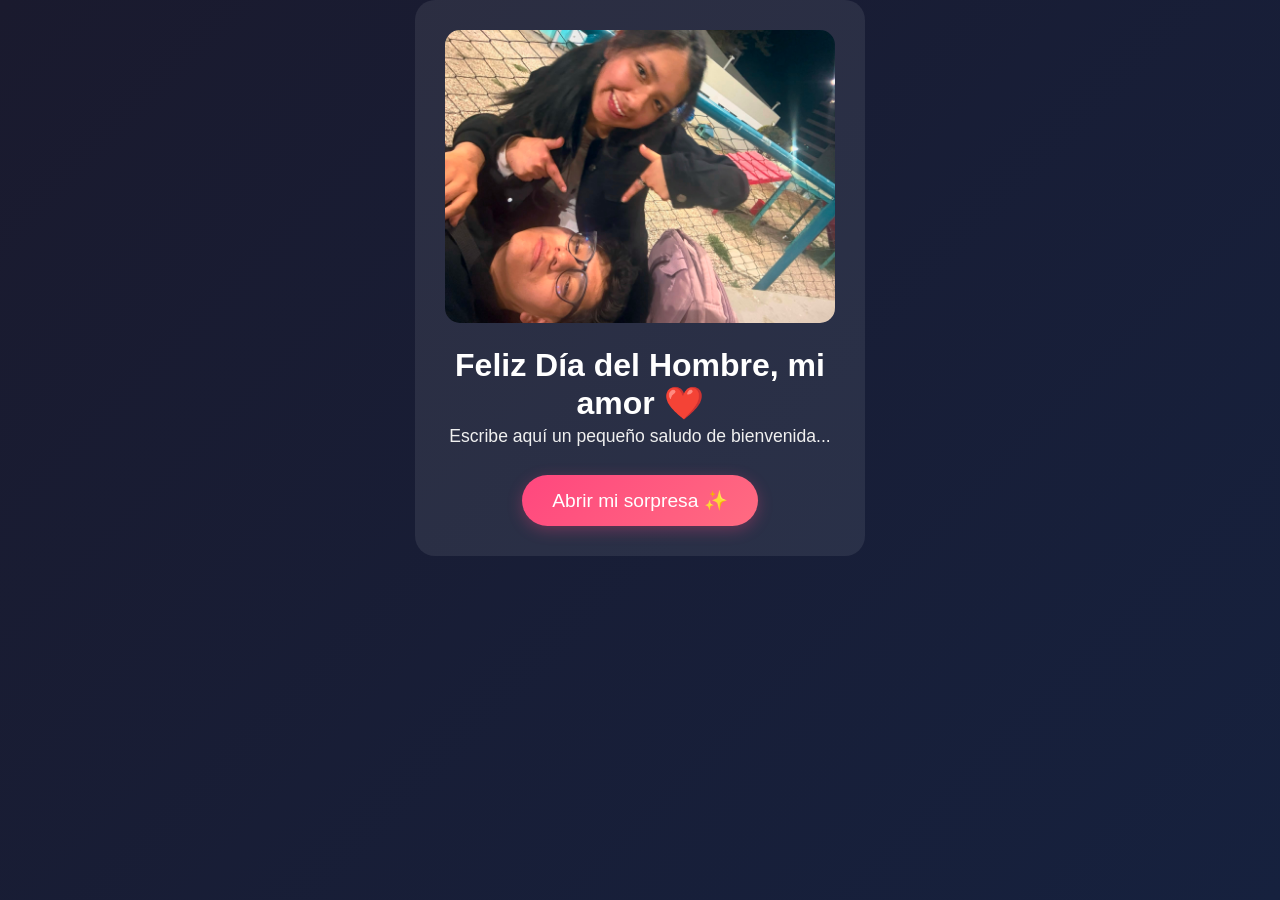
<file: index.html>
<!DOCTYPE html>
<html lang="es">
<head>
    <meta charset="UTF-8">
    <meta name="viewport" content="width=device-width, initial-scale=1.0">
    <title>Feliz Día del Hombre, mi amor ❤️</title>
    <link rel="stylesheet" href="CSS/estilo1.css">
</head>
<body>
    <div class="contenedor-portada">
        <!-- 🖼️ ESPACIO PARA TU FOTO -->
        <div class="foto-portada">
            <img src="IMAGENES/WhatsApp Image 2026-11-19 at 9.23.51 PM.jpeg" alt="Foto especial">
        </div>

        <h1>Feliz Día del Hombre, mi amor ❤️</h1>
        
        <!-- 📝 ESPACIO PARA MENSAJE CORTO -->
        <p class="mensaje">Escribe aquí un pequeño saludo de bienvenida...</p>

<button class="boton-abrir" onclick="window.location.href='PAGINA/pagina2.html'">Abrir mi sorpresa ✨</button>
    </div>
</body>
</html>
</file>
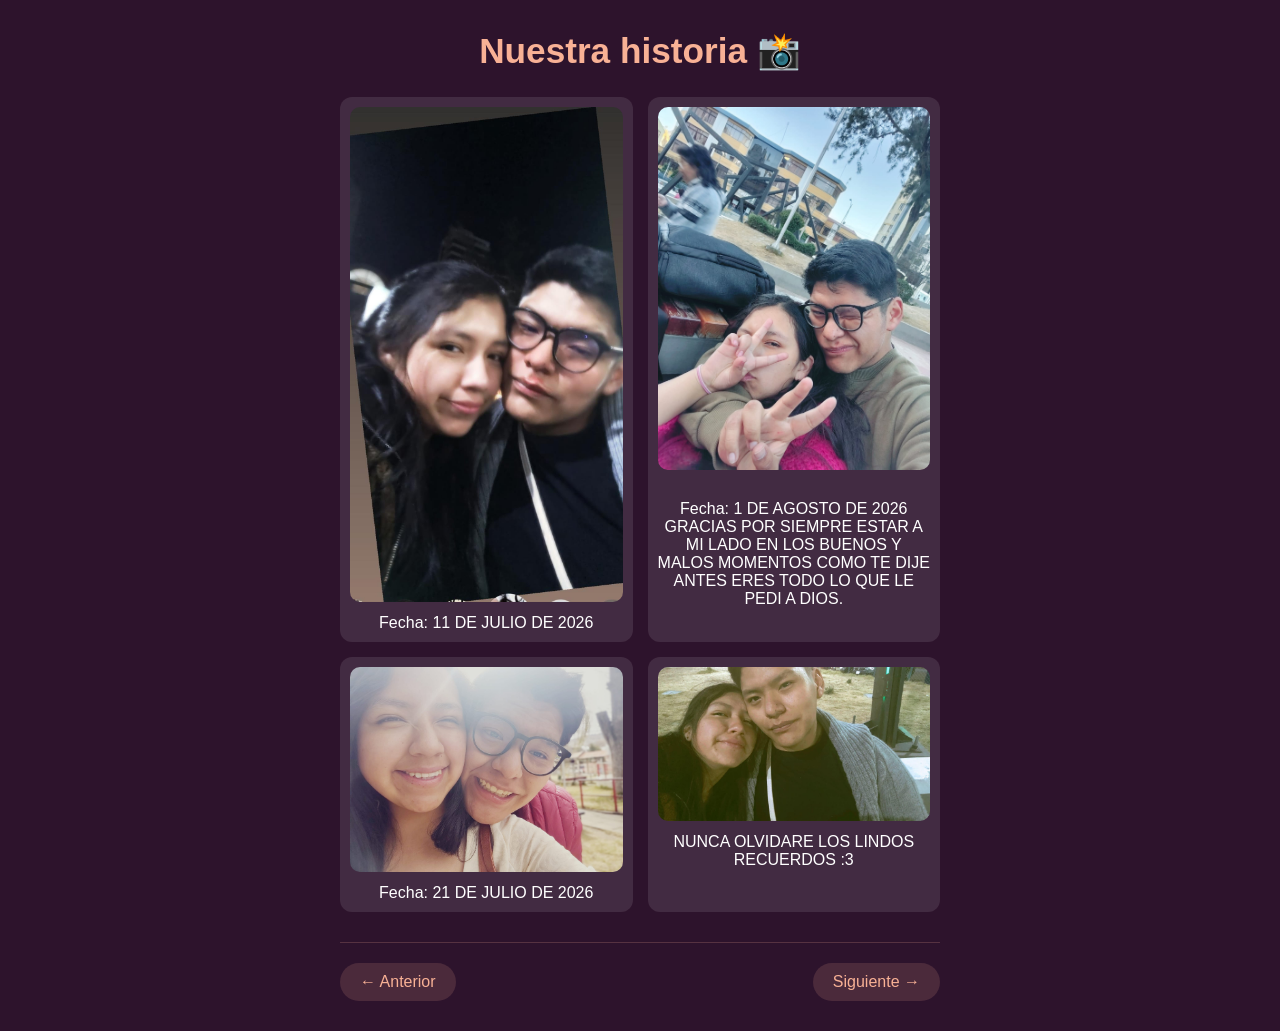
<file: PAGINA/pagina2.html>
<!DOCTYPE html>
<html lang="es">
<head>
    <meta charset="UTF-8">
    <meta name="viewport" content="width=device-width, initial-scale=1.0">
    <title>Nuestra historia 📸</title>
    <link rel="stylesheet" href="../CSS/estilo2.css">
</head>
<body>
    <div class="contenedor-historia">
        <h2>Nuestra historia 📸</h2>

        <!-- 🖼️ ESPACIOS PARA TUS FOTOS -->
        <div class="galeria-fotos">
            <div class="foto">
                <img src="../IMAGENES/imagen1.jpeg" alt="Recuerdo 1">
                <p>Fecha: 11 DE JULIO DE 2026 </p>
            </div>
            <div class="foto">
                <img src="../IMAGENES/imagen3.jpeg" alt="Recuerdo 2">
                <BR></BR>
                <p>Fecha: 1 DE AGOSTO DE 2026</p>
                <P>GRACIAS POR SIEMPRE ESTAR A MI LADO EN LOS BUENOS Y MALOS MOMENTOS COMO TE DIJE ANTES ERES TODO LO QUE LE PEDI A DIOS. </P>
            </div>
            <div class="foto">
                <img src="../IMAGENES/imagen2.jpeg" alt="Recuerdo 3">
                <p>Fecha: 21 DE JULIO DE 2026</p>
            </div>
            <div class="foto">
                <img src="../IMAGENES/imagen4.jpeg" alt="Recuerdo 4">
                <P>NUNCA OLVIDARE LOS LINDOS RECUERDOS :3 </P>
            </div>
        </div>

       

        <!-- 🧭 NAVEGACIÓN → Atrás y Siguiente -->
        <div class="navegacion">
            <a href="pagina1.html" class="btn-anterior">← Anterior</a>
            <a href="pagina3.html" class="btn-siguiente">Siguiente →</a>
        </div>
    </div>
</body>
</html>
</file>
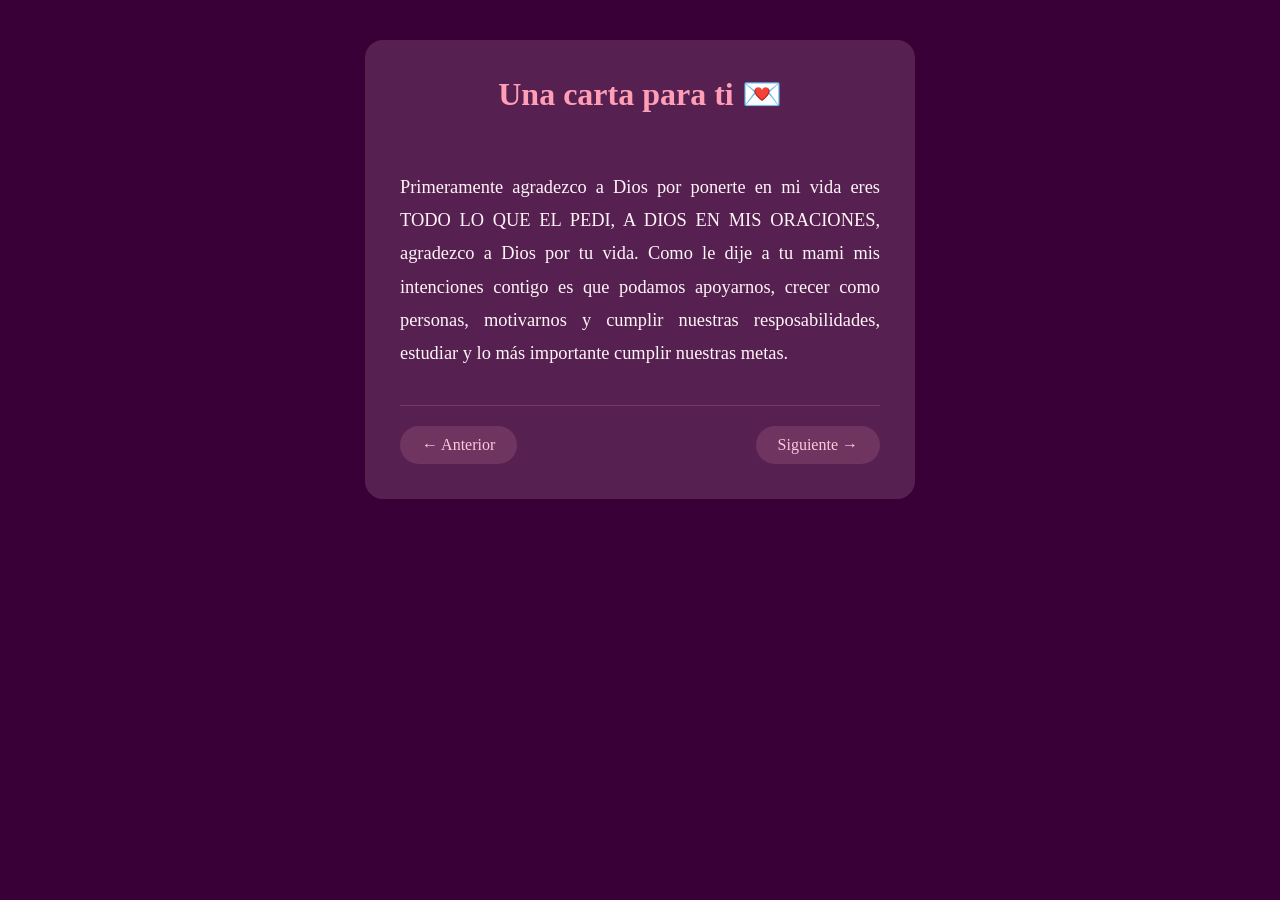
<file: PAGINA/pagina3.html>
<!DOCTYPE html>
<html lang="es">
<head>
    <meta charset="UTF-8">
    <meta name="viewport" content="width=device-width, initial-scale=1.0">
    <title>Una carta para ti 💌</title>
    <link rel="stylesheet" href="../CSS/estilo3.css">
</head>
<body>
    <div class="contenedor-carta">
        <h2>Una carta para ti 💌</h2>
        
        <!-- 📝 ESPACIO PARA TU CARTA COMPLETA -->
        <div class="carta-texto">
            <br>
            <p> Primeramente agradezco a Dios por ponerte en mi vida eres TODO LO QUE EL PEDI, A DIOS EN MIS ORACIONES, agradezco a Dios por tu vida. Como le dije a tu mami mis intenciones contigo es que podamos apoyarnos, crecer como personas, motivarnos y cumplir nuestras resposabilidades, estudiar y lo más importante cumplir nuestras metas.  </p>
          
        </div>

        <!-- 🧭 NAVEGACIÓN -->
        <div class="navegacion">
            <a href="pagina2.html" class="btn-anterior">← Anterior</a>
            <a href="pagina4.html" class="btn-siguiente">Siguiente →</a>
        </div>
    </div>
</body>
</html>
</file>
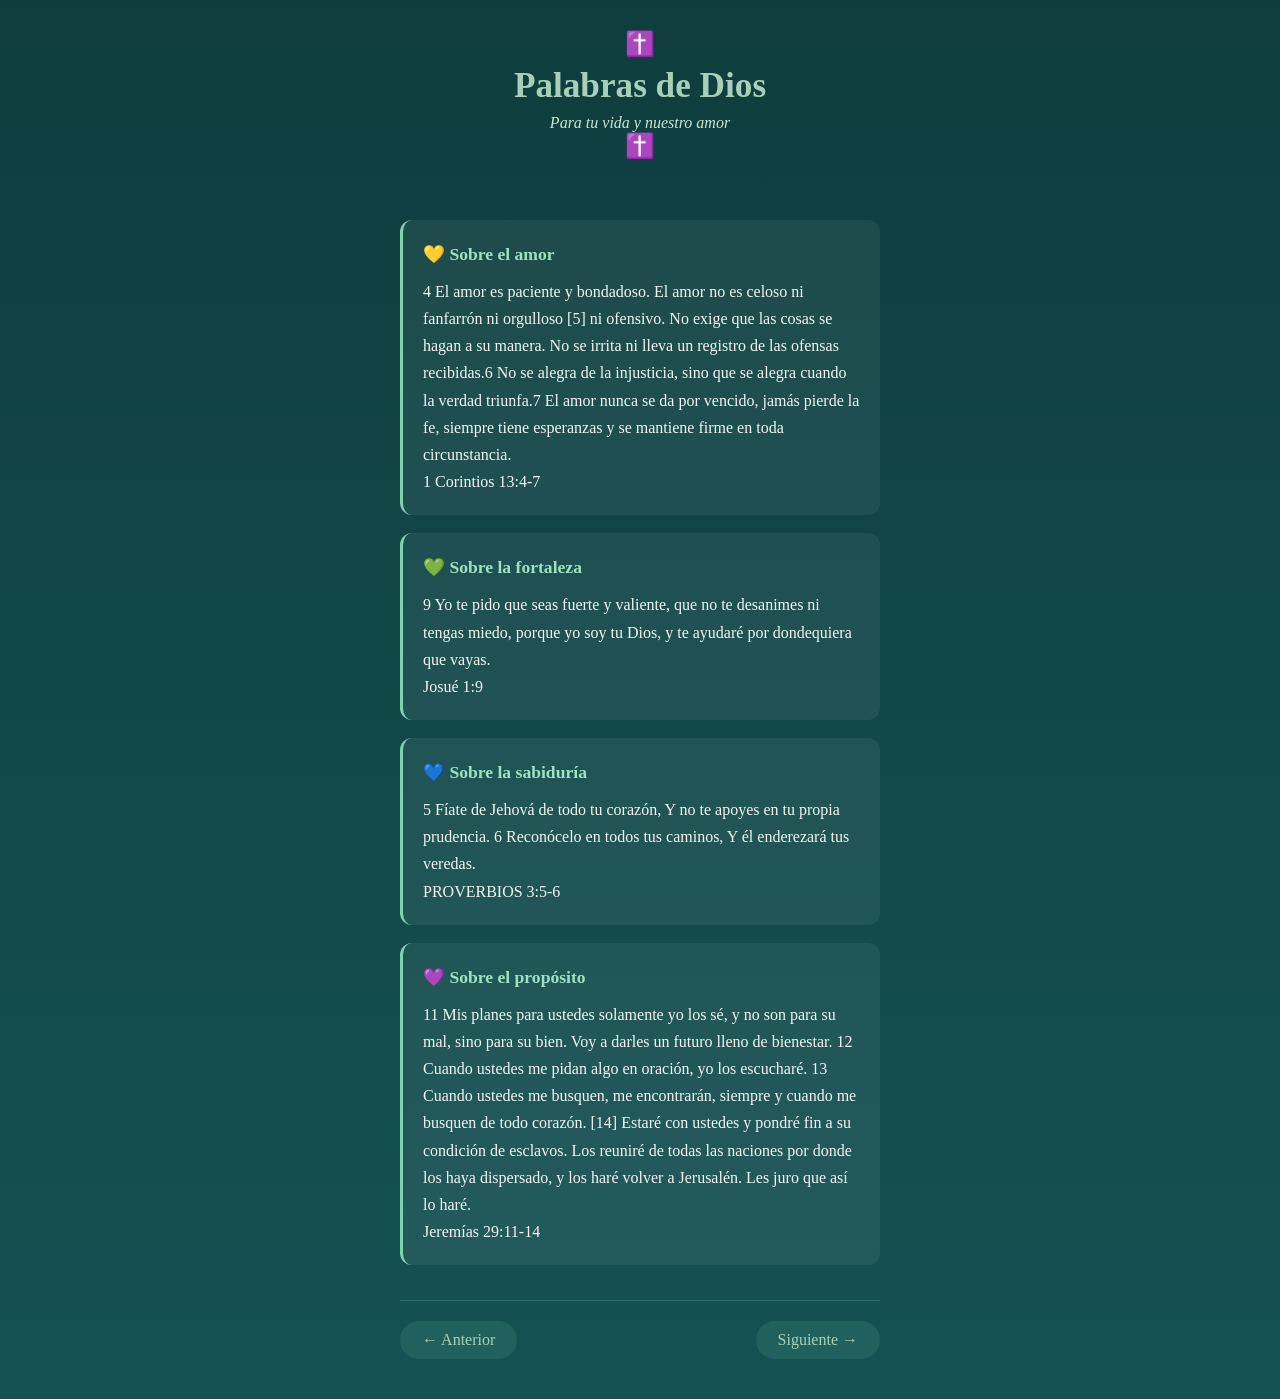
<file: PAGINA/pagina4.html>
<!DOCTYPE html>
<html lang="es">
<head>
    <meta charset="UTF-8">
    <meta name="viewport" content="width=device-width, initial-scale=1.0">
    <title>Versículos bíblicos 📖</title>
    <link rel="stylesheet" href="../CSS/estilo4.css">
</head>
<body>
    <!-- 🎀 CABECERA -->
    <header class="cabecera">
        <span class="simbolo">✝️</span>
        <h1>Palabras de Dios</h1>
        <p>Para tu vida y nuestro amor</p>
        <span class="simbolo">✝️</span>
    </header>

    <div class="contenedor-versiculos">
        <!-- 📜 ESPACIOS PARA TUS VERSÍCULOS -->
        <div class="versiculo">
            <h4>💛 Sobre el amor</h4>
            <p>4 El amor es paciente y bondadoso. El amor no es celoso ni fanfarrón ni orgulloso [5] ni ofensivo. No exige que las cosas se hagan a su manera. No se irrita ni lleva un registro de las ofensas recibidas.6 No se alegra de la injusticia, sino que se alegra cuando la verdad triunfa.7 El amor nunca se da por vencido, jamás pierde la fe, siempre tiene esperanzas y se mantiene firme en toda circunstancia. <br>
1 Corintios 13:4-7 </p>
        </div>
        <div class="versiculo">
            <h4>💚 Sobre la fortaleza</h4>
            <p>9 Yo te pido que seas fuerte y valiente, que no te desanimes ni tengas miedo, porque yo soy tu Dios, y te ayudaré por dondequiera que vayas. <br>
Josué 1:9 </p>
        </div>
        <div class="versiculo">
            <h4>💙 Sobre la sabiduría</h4>
            <p>5 Fíate de Jehová de todo tu corazón, Y no te apoyes en tu propia prudencia. 6 Reconócelo en todos tus caminos, Y él enderezará tus veredas. <br>
PROVERBIOS 3:5-6</p>
        </div>
        <div class="versiculo">
            <h4>💜 Sobre el propósito</h4>
            <p>11 Mis planes para ustedes solamente yo los sé, y no son para su mal, sino para su bien. Voy a darles un futuro lleno de bienestar. 12 Cuando ustedes me pidan algo en oración, yo los escucharé. 13 Cuando ustedes me busquen, me encontrarán, siempre y cuando me busquen de todo corazón. [14] Estaré con ustedes y pondré fin a su condición de esclavos. Los reuniré de todas las naciones por donde los haya dispersado, y los haré volver a Jerusalén. Les juro que así lo haré. <br>
Jeremías 29:11-14 </p>
        </div>

        <!-- 🧭 NAVEGACIÓN -->
        <div class="navegacion">
            <a href="pagina3.html" class="btn-anterior">← Anterior</a>
            <a href="pagina5.html" class="btn-siguiente">Siguiente →</a>
        </div>
    </div>
</body>
</html>
</file>
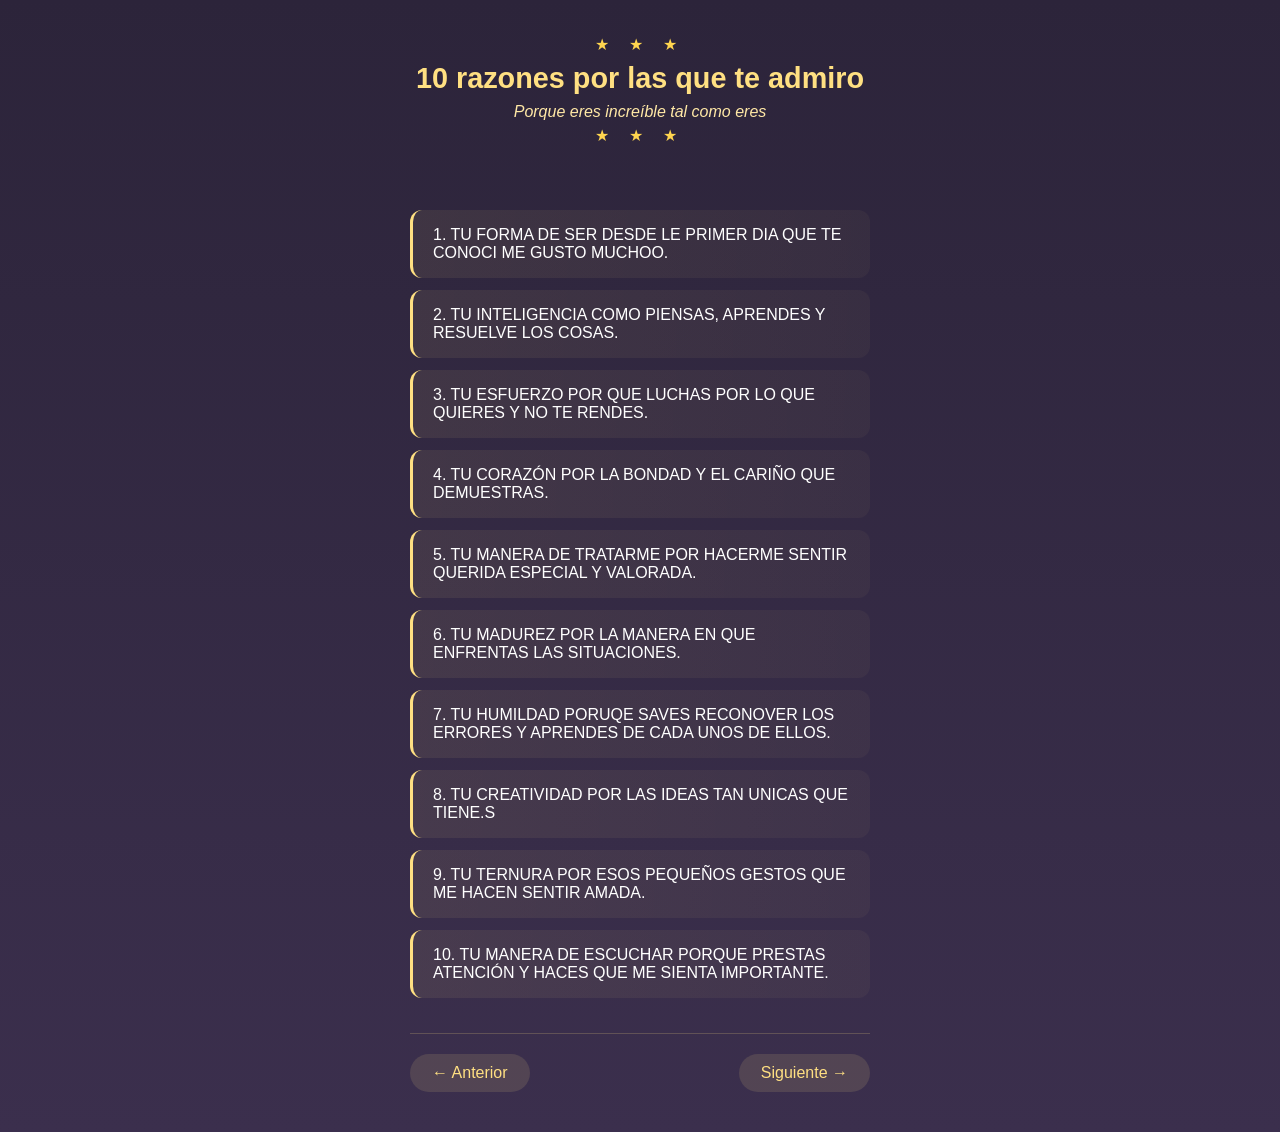
<file: PAGINA/pagina5.html>
<!DOCTYPE html>
<html lang="es">
<head>
    <meta charset="UTF-8">
    <meta name="viewport" content="width=device-width, initial-scale=1.0">
    <title>10 razones por las que te admiro 💛</title>
    <link rel="stylesheet" href="../CSS/estilo5.css">
</head>
<body>
    <!-- 🎀 CABECERA -->
    <header class="cabecera">
        <div class="decoracion">★ ★ ★</div>
        <h1>10 razones por las que te admiro</h1>
        <p>Porque eres increíble tal como eres</p>
        <div class="decoracion">★ ★ ★</div>
    </header>

    <div class="contenedor-razones">
        <!-- 📝 ESPACIOS PARA ESCRIBIR CUALIDADES -->
        <div class="tarjeta">
            <p>1. TU FORMA DE SER DESDE LE PRIMER DIA QUE TE CONOCI ME GUSTO MUCHOO.</p>
        </div>
        <div class="tarjeta">
            <p>2. TU INTELIGENCIA COMO PIENSAS, APRENDES Y RESUELVE LOS COSAS.  </p>
        </div>
        <div class="tarjeta">
            <p>3. TU ESFUERZO POR QUE LUCHAS POR LO QUE QUIERES Y NO TE RENDES. </p>
        </div>
        <div class="tarjeta">
            <p>4. TU CORAZÓN POR LA BONDAD Y EL CARIÑO QUE DEMUESTRAS.</p>
        </div>
        <div class="tarjeta">
            <p>5. TU MANERA DE TRATARME POR HACERME SENTIR QUERIDA ESPECIAL Y VALORADA.</p>
        </div>
        <div class="tarjeta">
            <p>6. TU MADUREZ POR LA MANERA EN QUE ENFRENTAS LAS SITUACIONES.</p>
        </div>
        <div class="tarjeta">
            <p>7. TU HUMILDAD PORUQE SAVES RECONOVER LOS ERRORES Y APRENDES DE CADA UNOS DE ELLOS.</p>
        </div>
        <div class="tarjeta">
            <p>8. TU CREATIVIDAD POR LAS IDEAS TAN UNICAS QUE TIENE.S </p>
        </div>
        <div class="tarjeta">
            <p>9. TU TERNURA POR ESOS PEQUEÑOS GESTOS QUE ME HACEN SENTIR AMADA.</p>
        </div>
        <div class="tarjeta">
            <p>10. TU MANERA DE ESCUCHAR PORQUE PRESTAS ATENCIÓN Y HACES QUE ME SIENTA IMPORTANTE. </p>
        </div>

        <!-- 🧭 NAVEGACIÓN -->
        <div class="navegacion">
            <a href="pagina4.html" class="btn-anterior">← Anterior</a>
            <a href="pagina6.html" class="btn-siguiente">Siguiente →</a>
        </div>
    </div>
</body>
</html>
</file>
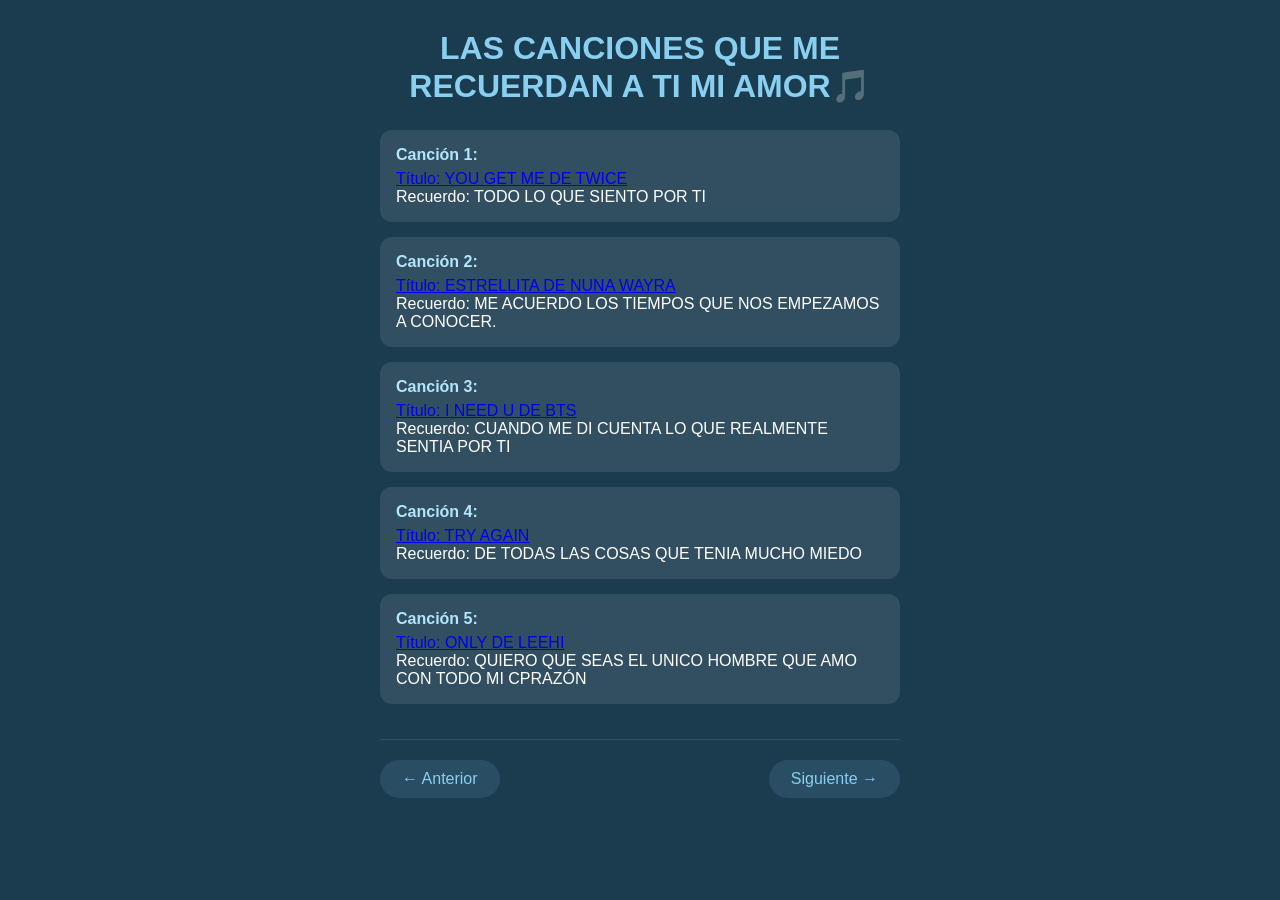
<file: PAGINA/pagina6.html>
<!DOCTYPE html>
<html lang="es">
<head>
    <meta charset="UTF-8">
    <meta name="viewport" content="width=device-width, initial-scale=1.0">
    <title>LAS CANCIONES QUE ME RECUERDAN A TI 🎵</title>
    <link rel="stylesheet" href="../CSS/estilo6.css">
</head>
<body>
    <div class="contenedor-canciones">
        <h2>LAS CANCIONES QUE ME RECUERDAN A TI MI AMOR🎵</h2>

        <!-- 📝 ESPACIOS PARA CANCIONES Y RECUERDOS -->
        <div class="cancion">
            <h4>Canción 1:</h4>
            <a href="https://youtu.be/9mhCcMr9ofw?si=sdcB4NA9Mwko3ppi"> <p>Título: YOU GET ME DE TWICE </p></a>
            <p>Recuerdo: TODO LO QUE SIENTO POR TI</p>
        </div>
        <div class="cancion">
            <h4>Canción 2:</h4>
            <a href="https://youtu.be/zdBOpvXktJY?si=-ntp5ADVE1XtH10o"><p>Título: ESTRELLITA DE NUNA WAYRA</p> </a>
            <p>Recuerdo: ME ACUERDO LOS TIEMPOS QUE NOS EMPEZAMOS A CONOCER. </p>
        </div>
        <div class="cancion">
            <h4>Canción 3:</h4>
            <a href="https://youtu.be/Q1gQn54VYDo?si=_hD59RdLRJjPS-j-"><p>Título: I NEED U DE BTS</p></a>
            <p>Recuerdo: CUANDO ME DI CUENTA LO QUE REALMENTE SENTIA POR TI</p>
        </div>
        <div class="cancion">
            <h4>Canción 4:</h4>
            <a href="https://youtu.be/lVvEO0WU4o4?si=lle0itnlawWLpEbW"><p>Título: TRY AGAIN</p></a>
            <p>Recuerdo: DE TODAS LAS COSAS QUE TENIA MUCHO MIEDO</p>
        </div>
        <div class="cancion">
            <h4>Canción 5:</h4>
            <a href="https://youtu.be/Sl0-Y1cHFBI?si=Bj2U01BOjMBySEP7"><p>Título: ONLY DE LEEHI </p></a>
            <p>Recuerdo:  QUIERO QUE SEAS EL UNICO HOMBRE QUE AMO CON TODO MI CPRAZÓN </p>
        </div>

        <!-- 🧭 NAVEGACIÓN -->
        <div class="navegacion">
            <a href="pagina5.html" class="btn-anterior">← Anterior</a>
            <a href="pagina7.html" class="btn-siguiente">Siguiente →</a>
        </div>
    </div>
</body>
</html>
</file>
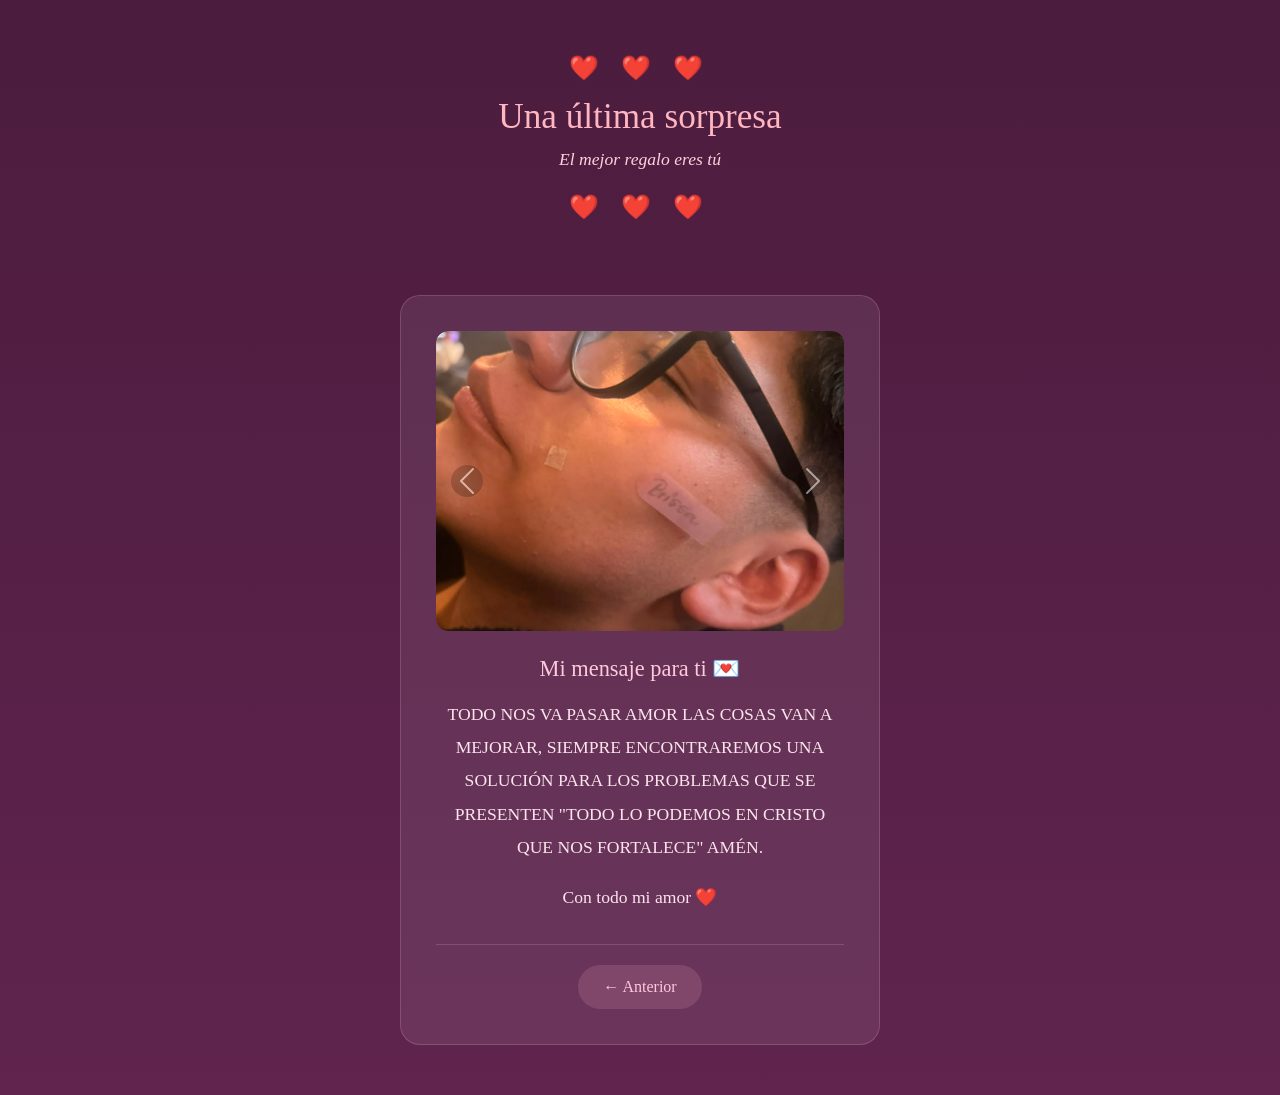
<file: PAGINA/pagina7.html>
<!DOCTYPE html>
<html lang="es">
<head>
    <meta charset="UTF-8">
    <meta name="viewport" content="width=device-width, initial-scale=1.0">
    <title>Última sorpresa 💌</title>
    <!-- ✅ Bootstrap CSS oficial -->
    <link href="https://cdn.jsdelivr.net/npm/bootstrap@5.3.9/dist/css/bootstrap.min.css" rel="stylesheet" integrity="sha384-yEPZ7jP9S0QKiUQ0m3jjsO4ProIW7wvR9gXkI7JOGa2XVsw53Yke2bsdkBbjmmiX" crossorigin="anonymous">
    <link rel="stylesheet" href="../CSS/estilo7.css">
</head>
<body>
    <!-- 🎀 CABECERA -->
    <header class="cabecera">
        <div class="corazones">❤️ ❤️ ❤️</div>
        <h1>Una última sorpresa</h1>
        <p>El mejor regalo eres tú</p>
        <div class="corazones">❤️ ❤️ ❤️</div>
    </header>

    <div class="contenedor-sorpresa">

        <!-- 📸 CARRUSEL DE FOTOS -->
        <div id="carouselExample" class="carousel slide">
            <div class="carousel-inner">
                <div class="carousel-item active">
                    <img src="../IMAGENES/imagen5.jpeg" class="d-block w-100" alt="Recuerdo 1">
                </div>
                <div class="carousel-item">
                    <img src="../IMAGENES/imagen6.jpeg" class="d-block w-100" alt="Recuerdo 2">
                </div>
                <div class="carousel-item">
                    <img src="../IMAGENES/imagen7.jpeg" class="d-block w-100" alt="Recuerdo 3">
                </div>
                <div class="carousel-item">
                    <img src="../IMAGENES/imagen8.jpeg" class="d-block w-100" alt="Recuerdo 3">
                </div>
                <div class="carousel-item">
                    <img src="../IMAGENES/imagen9.jpeg" class="d-block w-100" alt="Recuerdo 3">
                </div>
            </div>
            <button class="carousel-control-prev" type="button" data-bs-target="#carouselExample" data-bs-slide="prev">
                <span class="carousel-control-prev-icon" aria-hidden="true"></span>
                <span class="visually-hidden">Anterior</span>
            </button>
            <button class="carousel-control-next" type="button" data-bs-target="#carouselExample" data-bs-slide="next">
                <span class="carousel-control-next-icon" aria-hidden="true"></span>
                <span class="visually-hidden">Siguiente</span>
            </button>
        </div>
        <!-- FIN DEL CARRUSEL -->

        <!-- 📝 ESPACIO PARA MENSAJE FINAL -->
        <div class="mensaje-final">
            <h3>Mi mensaje para ti 💌</h3>
            <p>TODO NOS VA PASAR AMOR LAS COSAS VAN A MEJORAR, SIEMPRE ENCONTRAREMOS UNA SOLUCIÓN PARA LOS PROBLEMAS QUE SE PRESENTEN "TODO LO PODEMOS EN CRISTO QUE NOS FORTALECE" AMÉN. </p>
            <p>Con todo mi amor ❤️</p>
        </div>

        <!-- 🧭 NAVEGACIÓN -->
        <div class="navegacion">
            <a href="pagina6.html" class="btn-anterior">← Anterior</a>
        </div>
    </div>

    <!-- ✅ Bootstrap JS oficial -->
    <script src="https://cdn.jsdelivr.net/npm/bootstrap@5.3.9/dist/js/bootstrap.bundle.min.js" integrity="sha384-WyOxWvTyr1QaMPfiPJSv76iReVthorl5uWlFtZPyK0IEB0hGzo9y5Bp9mYanr8Bu" crossorigin="anonymous"></script>
</body>
</html>
</file>
<file: CSS/estilo1.css>
*{
    margin:0;
    padding:0;
    box-sizing:border-box;
    font-family:'Segoe UI', cursive, sans-serif;
}
body{
    background:linear-gradient(135deg, #1a1a2e 0%, #16213e 100%);
    color:white;
    min-height:100vh;
    padding-bottom:40px;
}
/* 🎀 CABECERA */
.cabecera{
    text-align:center;
    padding:25px 20px;
    background:linear-gradient(90deg, transparent, rgba(255,107,129,0.2), transparent);
    margin-bottom:30px;
}
.titulo-cabecera{
    font-size:1.8rem;
    color:#ffb3c1;
    letter-spacing:2px;
    margin-bottom:8px;
}
.subtitulo-cabecera{
    color:#ffccd5;
    font-size:1rem;
    font-style:italic;
}
.decoracion{
    height:2px;
    background:linear-gradient(90deg, transparent, #ff6b81, transparent);
    width:60%;
    margin:10px auto;
}
.contenedor-portada{
    text-align:center;
    padding:30px;
    background-color:rgba(255,255,255,0.08);
    border-radius:20px;
    width:90%;
    max-width:450px;
    margin:0 auto;
}
.foto-portada img{
    width:100%;
    border-radius:15px;
    margin-bottom:20px;
}
h2{
    font-size:1.8rem;
    margin-bottom:15px;
    color:#ff6b81;
}
.mensaje{
    font-size:1.1rem;
    margin-bottom:25px;
    line-height:1.6;
    color:#f0f0f0;
}
.boton-abrir{
    padding:14px 30px;
    border:none;
    border-radius:30px;
    background:linear-gradient(135deg, #ff477e, #ff6b81);
    color:white;
    font-size:1.2rem;
    cursor:pointer;
    transition:0.3s;
    box-shadow:0 4px 15px rgba(255,71,126,0.3);
}
.boton-abrir:hover{
    transform:scale(1.05);
}
</file>
<file: CSS/estilo2.css>
*{
    margin:0;
    padding:0;
    box-sizing:border-box;
    font-family:'Segoe UI', sans-serif;
}
body{
    background-color:#2d132c;
    color:white;
    padding:30px;
}
.contenedor-historia{
    max-width:600px;
    margin:0 auto;
}
h2{
    text-align:center;
    color:#f8b195;
    margin-bottom:25px;
    font-size:2.2rem;
}
.galeria-fotos{
    display:grid;
    grid-template-columns:1fr 1fr;
    gap:15px;
    margin-bottom:30px;
}
.foto{
    background:rgba(255,255,255,0.1);
    padding:10px;
    border-radius:12px;
    text-align:center;
}
.foto img{
    width:100%;
    border-radius:10px;
    margin-bottom:8px;
}
.texto-recuerdos{
    background:rgba(255,255,255,0.08);
    padding:20px;
    border-radius:15px;
    line-height:1.7;
}
h3{
    color:#f67280;
    margin-bottom:10px;
}
/* 🧭 Navegación */
.navegacion {
    display: flex;
    justify-content: space-between;
    margin-top: 30px;
    padding-top: 20px;
    border-top: 1px solid rgba(248, 177, 149, 0.2);
}
.btn-anterior, .btn-siguiente {
    padding: 10px 20px;
    background: rgba(248, 177, 149, 0.15);
    color: #f8b195;
    text-decoration: none;
    border-radius: 25px;
    transition: 0.3s;
}
.btn-anterior:hover, .btn-siguiente:hover {
    background: rgba(248, 177, 149, 0.3);
}
</file>
<file: CSS/estilo3.css>
*{
    margin:0;
    padding:0;
    box-sizing:border-box;
    font-family:'Georgia', serif;
}
body{
    background-color:#380036;
    color:#fff4f7;
    padding:40px 20px;
}
.contenedor-carta{
    max-width:550px;
    margin:0 auto;
    background-color:rgba(255,220,230,0.15);
    padding:35px;
    border-radius:18px;
}
h2{
    text-align:center;
    color:#ff9eb5;
    margin-bottom:25px;
    font-size:2rem;
}
.carta-texto{
    line-height:1.8;
    font-size:1.15rem;
    text-align:justify;
}
/* 🧭 Navegación */
.navegacion {
    display: flex;
    justify-content: space-between;
    margin-top: 35px;
    padding-top: 20px;
    border-top: 1px solid rgba(255, 158, 181, 0.2);
}
.btn-anterior, .btn-siguiente {
    padding: 10px 22px;
    background: rgba(255, 158, 181, 0.15);
    color: #ffc8dd;
    text-decoration: none;
    border-radius: 25px;
    transition: 0.3s ease;
}
.btn-anterior:hover, .btn-siguiente:hover {
    background: rgba(255, 158, 181, 0.3);
}
</file>
<file: CSS/estilo4.css>
*{
    margin:0;
    padding:0;
    box-sizing:border-box;
    font-family:'Times New Roman', serif;
}
body{
    background:linear-gradient(180deg, #0f3d3e 0%, #155253 100%);
    color:#f2f7f5;
    min-height:100vh;
    padding-bottom:40px;
}
/* 🎀 CABECERA */
.cabecera{
    text-align:center;
    padding:30px 20px;
    margin-bottom:30px;
}
.cabecera h1{
    font-size:2.2rem;
    color:#a8d0b8;
    margin:8px 0;
}
.cabecera p{
    color:#c8e6d5;
    font-style:italic;
}
.simbolo{
    font-size:1.5rem;
}
.contenedor-versiculos{
    max-width:520px;
    margin:0 auto;
    padding:0 20px;
}
.versiculo{
    background:rgba(255,255,255,0.06);
    padding:20px;
    border-radius:12px;
    margin-bottom:18px;
    line-height:1.7;
    border-left:3px solid #7ed3a8;
}
h4{
    color:#9fe2bf;
    margin-bottom:8px;
    font-size:1.1rem;
}
/* 🧭 Navegación */
.navegacion {
    display: flex;
    justify-content: space-between;
    margin-top: 35px;
    padding-top: 20px;
    border-top: 1px solid rgba(126, 211, 168, 0.2);
}
.btn-anterior, .btn-siguiente {
    padding: 10px 22px;
    background: rgba(126, 211, 168, 0.12);
    color: #a8d0b8;
    text-decoration: none;
    border-radius: 25px;
    transition: 0.3s ease;
}
.btn-anterior:hover, .btn-siguiente:hover {
    background: rgba(126, 211, 168, 0.25);
}
</file>
<file: CSS/estilo5.css>
*{
    margin:0;
    padding:0;
    box-sizing:border-box;
    font-family:'Segoe UI', sans-serif;
}
body{
    background:linear-gradient(180deg, #2c243a 0%, #3b2f4d 100%);
    color:white;
    min-height:100vh;
    padding-bottom:40px;
}
/* 🎀 CABECERA */
.cabecera{
    text-align:center;
    padding:30px 20px;
    margin-bottom:30px;
}
.cabecera h1{
    font-size:1.8rem;
    color:#ffe082;
    margin:8px 0;
}
.cabecera p{
    color:#ffe8a6;
    font-style:italic;
}
.decoracion{
    color:#ffd54f;
    letter-spacing:8px;
    margin:5px 0;
}
.contenedor-razones{
    max-width:500px;
    margin:0 auto;
    padding:0 20px;
}
.tarjeta{
    background:linear-gradient(90deg, rgba(255,224,130,0.08), rgba(255,224,130,0.04));
    padding:16px 20px;
    border-radius:12px;
    margin-bottom:12px;
    border-left:3px solid #ffe082;
    transition:0.2s;
}
.tarjeta:hover{
    background:rgba(255,224,130,0.1);
}
/* 🧭 Navegación */
.navegacion {
    display: flex;
    justify-content: space-between;
    margin-top: 35px;
    padding-top: 20px;
    border-top: 1px solid rgba(255, 224, 130, 0.2);
}
.btn-anterior, .btn-siguiente {
    padding: 10px 22px;
    background: rgba(255, 224, 130, 0.12);
    color: #ffe082;
    text-decoration: none;
    border-radius: 25px;
    transition: 0.3s ease;
}
.btn-anterior:hover, .btn-siguiente:hover {
    background: rgba(255, 224, 130, 0.25);
}
</file>
<file: CSS/estilo6.css>
*{
    margin:0;
    padding:0;
    box-sizing:border-box;
    font-family:'Segoe UI', sans-serif;
}
body{
    background-color:#1b3b4f;
    color:white;
    padding:30px;
}
.contenedor-canciones{
    max-width:520px;
    margin:0 auto;
}
h2{
    text-align:center;
    color:#89cff0;
    margin-bottom:25px;
    font-size:2rem;
}
.cancion{
    background:rgba(255,255,255,0.1);
    padding:16px;
    border-radius:12px;
    margin-bottom:15px;
}
h4{
    color:#b3e5fc;
    margin-bottom:6px;
}
/* 🧭 Navegación */
.navegacion {
    display: flex;
    justify-content: space-between;
    margin-top: 35px;
    padding-top: 20px;
    border-top: 1px solid rgba(137, 207, 240, 0.15);
}
.btn-anterior, .btn-siguiente {
    padding: 10px 22px;
    background: rgba(137, 207, 240, 0.12);
    color: #89cff0;
    text-decoration: none;
    border-radius: 25px;
    transition: 0.3s ease;
}
.btn-anterior:hover, .btn-siguiente:hover {
    background: rgba(137, 207, 240, 0.25);
}
</file>
<file: CSS/estilo7.css>
*{
    margin:0;
    padding:0;
    box-sizing:border-box;
    font-family:'Georgia', serif;
}
body{
    background:linear-gradient(180deg, #4b1c3d 0%, #60244f 100%);
    color:white;
    min-height:100vh;
    padding:20px;
    padding-bottom:50px;
}
/* 🎀 CABECERA */
.cabecera{
    text-align:center;
    padding:30px 20px;
    margin-bottom:30px;
}
.corazones{
    font-size:1.5rem;
    letter-spacing:8px;
    margin-bottom:10px;
}
.cabecera h1{
    font-size:2.2rem;
    color:#ffb6c1;
    margin-bottom:8px;
}
.cabecera p{
    color:#ffd1dc;
    font-style:italic;
    font-size:1.1rem;
}
.contenedor-sorpresa{
    max-width:480px;
    margin:0 auto;
    background:rgba(255,255,255,0.08);
    padding:35px;
    border-radius:20px;
    border:1px solid rgba(255,182,193,0.2);
    text-align:center;
}
/* 📸 Estilos del carrusel */
.carousel {
    margin-bottom: 25px;
    border-radius: 12px;
    overflow: hidden;
}
.carousel-item img {
    height: 300px;
    object-fit: cover;
    border-radius: 12px;
}
.carousel-control-prev-icon,
.carousel-control-next-icon {
    background-color: rgba(0,0,0,0.4);
    border-radius: 50%;
    padding: 10px;
}
.mensaje-final h3{
    color:#ffc8dd;
    margin-bottom:15px;
    font-size:1.4rem;
}
.mensaje-final{
    line-height:1.9;
    font-size:1.1rem;
    color:#fce4ec;
    margin-bottom:30px;
}
/* 🧭 Navegación */
.navegacion{
    display:flex;
    justify-content:center;
    padding-top:20px;
    border-top:1px solid rgba(255,182,193,0.2);
}
.btn-anterior{
    padding:10px 25px;
    background:rgba(255,182,193,0.15);
    color:#ffc8dd;
    text-decoration:none;
    border-radius:25px;
    transition:0.3s ease;
}
.btn-anterior:hover{
    background:rgba(255,182,193,0.3);
}
</file>
